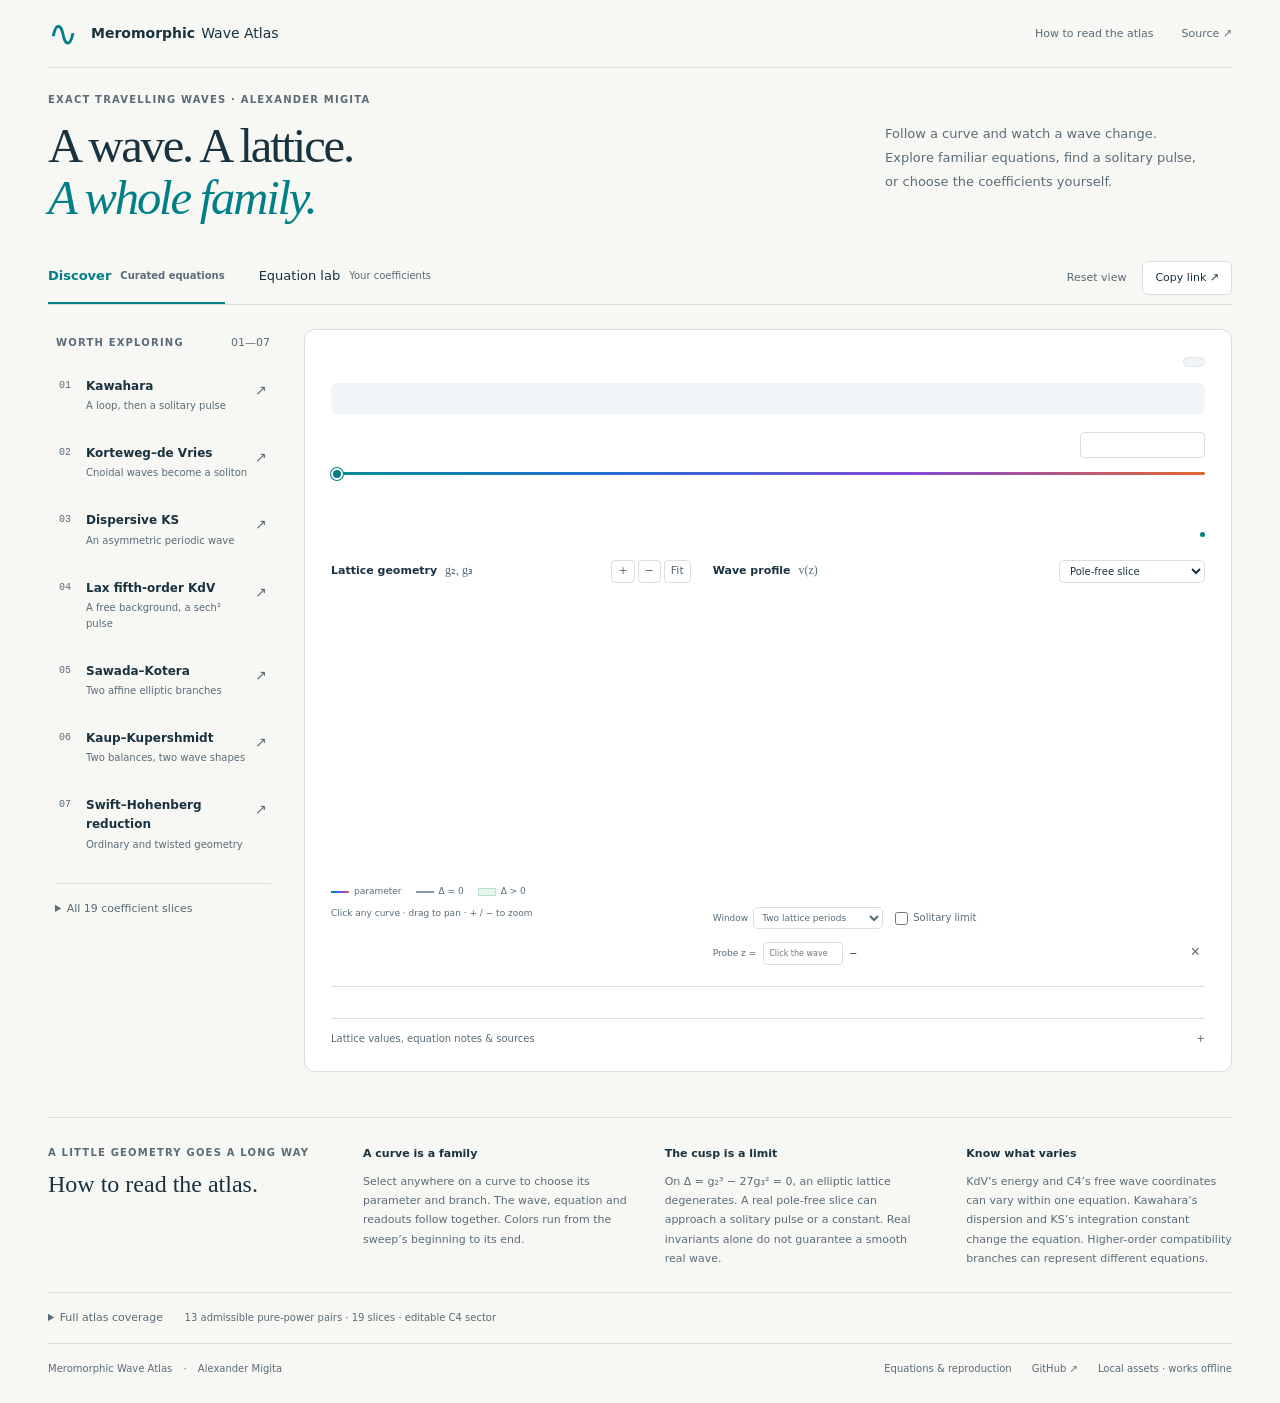
<file: gallery_template.html>
<!doctype html>
<html lang="en">
  <head>
    <meta charset="utf-8" />
    <meta name="viewport" content="width=device-width, initial-scale=1" />
    <title>Meromorphic Wave Atlas · exact waves, living geometry</title>
    <meta
      name="description"
      content="Explore Kawahara, KdV, dispersive KS and other exact travelling waves. Follow elliptic waves into solitary pulses, select any lattice curve, or build your own equation."
    />
    <meta name="theme-color" content="#f7f7f4" />
    <link rel="stylesheet" href="atlas.css?v=4" />
  </head>
  <body>
    <a class="skip-link" href="#explorer">Skip to the explorer</a>
    <main>
      <header class="site-header">
        <a class="wordmark" href="#" id="home-link"
          ><span class="brand-mark" aria-hidden="true">∿</span> Meromorphic
          <span>Wave Atlas</span></a
        >
        <nav aria-label="Resources">
          <a href="#guide">How to read the atlas</a
          ><a href="https://github.com/migita/meromorphic-wave-atlas"
            >Source ↗</a
          >
        </nav>
      </header>
      <section class="masthead">
        <div>
          <div class="eyebrow">Exact travelling waves · Alexander Migita</div>
          <h1>A wave. A lattice.<br /><em>A whole family.</em></h1>
        </div>
        <p>
          Follow a curve and watch a wave change. <br />Explore familiar
          equations, find a solitary pulse, <br class="desktop-break" />or
          choose the coefficients yourself.
        </p>
      </section>
      <div class="modebar">
        <div class="mode-tabs" role="tablist" aria-label="Ways to explore">
          <button
            id="discover-tab"
            role="tab"
            aria-selected="true"
            aria-controls="discover-panel"
          >
            Discover <span>Curated equations</span></button
          ><button
            id="lab-tab"
            role="tab"
            aria-selected="false"
            aria-controls="lab-panel"
            tabindex="-1"
          >
            Equation lab <span>Your coefficients</span>
          </button>
        </div>
        <div class="scene-actions">
          <button id="reset-scene" class="quiet-button">Reset view</button
          ><button id="share-scene" class="outline-button">Copy link ↗</button
          ><span id="share-status" class="sr-only" role="status"></span>
        </div>
      </div>
      <div class="workspace">
        <aside class="sidebar" aria-label="Choose an equation">
          <section
            id="discover-panel"
            role="tabpanel"
            aria-labelledby="discover-tab"
          >
            <div class="sidebar-heading">
              <span class="eyebrow">Worth exploring</span
              ><span class="fine">01—07</span>
            </div>
            <div id="cases" class="case-list"></div>
            <details class="all-families">
              <summary>All 19 coefficient slices</summary>
              <label for="family">Full pure-power atlas</label
              ><select id="family"></select>
              <p class="fine">
                Ordinary waves and finite characters through order six.
              </p>
            </details>
          </section>
          <section
            id="lab-panel"
            role="tabpanel"
            aria-labelledby="lab-tab"
            hidden
          >
            <div class="eyebrow">Make an equation</div>
            <h2 class="sidebar-title">Choose the terms.</h2>
            <p class="fine">
              Start from a supported template. Zero coefficients remove a term;
              the leading derivative stays monic.
            </p>
            <label for="lab-family">Equation template</label
            ><select id="lab-family">
              <option value="c4">C4 · cubic and derivative terms</option>
              <option value="n2_p4_kawahara">
                Kawahara · quadratic, even derivatives
              </option>
              <option value="n2_p3_ks">
                Dispersive KS · compatible elliptic slice
              </option>
              <option value="n2_p2_kdv">
                KdV · conservative energy family
              </option>
            </select>
            <div id="lab-slice">
              <p class="fine" id="lab-constraint"></p>
              <div id="lab-coefficients" class="fixed-coefficients"></div>
              <p class="fine">
                Edit the highlighted coordinate below the equation. The
                remaining coefficients are fixed by this template.
              </p>
            </div>
            <section id="c4-controls" class="c4-panel" hidden>
              <label for="c4-preset">Start with a core</label
              ><select id="c4-preset"></select>
              <div class="coefficient-fields">
                <label
                  ><span>A <small>v v″</small></span
                  ><input
                    id="c4-A"
                    type="text"
                    inputmode="decimal"
                    aria-label="A, coefficient of v v double prime" /></label
                ><label
                  ><span>B <small>(v′)²</small></span
                  ><input
                    id="c4-B"
                    type="text"
                    inputmode="decimal"
                    aria-label="B, coefficient of v prime squared" /></label
                ><label
                  ><span>C <small>v³</small></span
                  ><input
                    id="c4-C"
                    type="text"
                    inputmode="decimal"
                    aria-label="C, coefficient of v cubed" /></label
                ><label
                  ><span>a₂ <small>v″</small></span
                  ><input
                    id="c4-a2"
                    type="text"
                    inputmode="decimal"
                    aria-label="a2, coefficient of v double prime" /></label
                ><label
                  ><span>a₀ <small>v</small></span
                  ><input
                    id="c4-a0"
                    type="text"
                    inputmode="decimal"
                    aria-label="a0, coefficient of v" /></label
                ><label
                  ><span>a₀₀ <small>constant</small></span
                  ><input
                    id="c4-a00"
                    type="text"
                    inputmode="decimal"
                    aria-label="a00, additive constant"
                /></label>
              </div>
              <p class="fine">Fractions such as 20/3 are accepted.</p>
              <label for="c4-sweep">Coordinate to sweep</label
              ><select id="c4-sweep"></select>
              <div class="range-fields">
                <label
                  >From<input
                    id="c4-min"
                    type="text"
                    inputmode="decimal" /></label
                ><label
                  >To<input id="c4-max" type="text" inputmode="decimal"
                /></label>
              </div>
              <p class="fine" id="c4-free-title">
                This equation has free wave coordinates.
              </p>
              <div class="c4-free">
                <label id="c4-field-beta"
                  >β · background<input
                    id="c4-beta"
                    type="text"
                    inputmode="decimal" /></label
                ><label id="c4-field-g2"
                  >g₂ · invariant<input
                    id="c4-g2"
                    type="text"
                    inputmode="decimal" /></label
                ><label id="c4-field-g3"
                  >g₃ · invariant<input
                    id="c4-g3"
                    type="text"
                    inputmode="decimal"
                /></label>
              </div>
              <label class="check-label"
                ><input id="c4-focus" type="checkbox" /> Focus selected
                branch</label
              >
              <p id="c4-error" class="input-error" role="status"></p>
              <p class="fine">
                Constructed sector: v = α℘ + β. Odd derivative terms are zero.
                Other elliptic sectors are outside this constructor.
              </p>
            </section>
          </section>
        </aside>
        <section class="explorer" id="explorer" aria-labelledby="currentTitle">
          <div class="explorer-heading">
            <div>
              <div id="case-kicker" class="eyebrow"></div>
              <h2 id="currentTitle"></h2>
            </div>
            <div class="badge" id="badge"></div>
          </div>
          <p id="case-description" class="case-description"></p>
          <div class="equation-block">
            <div class="equation" id="equation"></div>
            <span id="equation-context" class="fine"></span>
          </div>
          <div class="parameter-control">
            <div class="parameter-heading">
              <label for="position" id="paramLabel"></label>
              <div class="parameter-entry">
                <input
                  id="parameter-input"
                  type="text"
                  inputmode="decimal"
                  aria-label="Set the parameter, fractions accepted"
                /><output
                  for="position"
                  id="paramValue"
                  class="sr-only"
                ></output>
              </div>
            </div>
            <input
              type="range"
              id="position"
              min="0"
              value="0"
              aria-describedby="count parameter-status"
            />
            <div class="range-labels">
              <span id="parameter-min"></span
              ><span id="parameter-status" role="status"></span
              ><span id="parameter-max"></span>
            </div>
          </div>
          <div class="shortcuts" id="shortcuts"></div>
          <div class="plot-tools">
            <div
              id="branch-choices"
              class="branch-choices"
              role="group"
              aria-label="Select a wave branch"
            ></div>
            <span id="wave-status" class="wave-status"></span>
          </div>
          <div class="plots">
            <section class="plot-section lattice-section">
              <div class="plothead">
                <h3>Lattice geometry <span>g₂, g₃</span></h3>
                <div class="zoom-tools" role="group" aria-label="Lattice zoom">
                  <button id="zoom-in" aria-label="Zoom in">+</button
                  ><button id="zoom-out" aria-label="Zoom out">−</button
                  ><button id="zoom-fit">Fit</button>
                </div>
              </div>
              <div class="plotwrap" id="lattice-wrap">
                <canvas
                  id="plot"
                  tabindex="0"
                  aria-label="Interactive lattice curve. Click to select a wave, drag to pan, plus or minus to zoom. Arrow keys change parameter or branch."
                ></canvas
                ><span class="hover-dot" id="lattice-dot" hidden></span>
                <div class="plot-tooltip" id="lattice-tooltip" hidden></div>
              </div>
              <div class="legend">
                <span><i class="swatch locus"></i>parameter</span
                ><span><i class="swatch cusp"></i>Δ = 0</span
                ><span><i class="swatch oval"></i>Δ &gt; 0</span>
              </div>
              <p class="plot-hint">
                Click any curve · drag to pan · + / − to zoom
              </p>
            </section>
            <section class="plot-section wave-section">
              <div class="plothead">
                <h3>Wave profile <span id="wave-variable">v(z)</span></h3>
                <select id="profileMode" aria-label="Solution slice">
                  <option value="regular">Pole-free slice</option>
                  <option value="axis">Meromorphic real axis</option>
                </select>
              </div>
              <div class="plotwrap" id="wave-wrap">
                <canvas
                  id="wave"
                  tabindex="0"
                  aria-label="Interactive wave profile. Click to pin a value, or use the coordinate input below."
                ></canvas
                ><span class="crosshair" id="wave-crosshair" hidden></span
                ><span class="hover-dot" id="wave-dot" hidden></span>
                <div class="plot-tooltip" id="wave-tooltip" hidden></div>
              </div>
              <div class="legend" id="waveLegend"></div>
              <div class="wave-controls">
                <label
                  >Window<select id="window-mode">
                    <option value="auto">Two lattice periods</option>
                    <option value="fixed">Common spatial scale</option>
                  </select></label
                ><label id="span-field" hidden
                  >Width<input
                    id="window-span"
                    type="text"
                    inputmode="decimal"
                    value="60" /></label
                ><label class="check-label" id="pulse-reference-field"
                  ><input id="pulse-reference" type="checkbox" /> Solitary
                  limit</label
                >
              </div>
              <div class="probe">
                <label for="probe-input">Probe z =</label
                ><input
                  id="probe-input"
                  type="text"
                  inputmode="decimal"
                  placeholder="Click the wave"
                /><output id="probe-value" aria-live="polite">—</output
                ><button
                  id="probe-clear"
                  class="quiet-button"
                  aria-label="Clear pinned wave value"
                >
                  ×
                </button>
              </div>
            </section>
          </div>
          <div class="stats" id="profileStats"></div>
          <p class="profile-note" id="profileNote" aria-live="polite"></p>
          <section
            class="journey"
            id="pulse-journey"
            hidden
            aria-label="Kawahara solitary pulse limit"
          >
            <div class="journey-heading">
              <div>
                <span class="eyebrow">Follow the limit</span>
                <h3>A periodic train becomes one pulse.</h3>
              </div>
              <button
                id="journey-play"
                class="outline-button"
                aria-pressed="false"
              >
                Play transition
              </button>
            </div>
            <label for="journey-position" class="sr-only"
              >Separation along the Kawahara pulse limit</label
            ><input id="journey-position" type="range" min="0" value="0" />
            <div class="journey-labels">
              <span>Periodic train</span><span id="journey-value"></span
              ><span>Solitary pulse</span>
            </div>
            <p class="fine" id="journey-note">
              A common spatial scale makes the separating pulses visible. The
              orange curve is the exact solitary limit.
            </p>
          </section>
          <p class="count" id="count" aria-live="polite"></p>
          <details class="math-details">
            <summary>
              Lattice values, equation notes &amp; sources
              <span aria-hidden="true">+</span>
            </summary>
            <div class="readout">
              <div id="points"></div>
              <div class="notes" id="notes"></div>
            </div>
            <div id="case-sources" class="source-links"></div>
            <div class="verification-links">
              <span
                >Exact identities checked · profiles evaluated numerically</span
              ><a href="data/verification.json">Algebra record ↗</a
              ><a href="data/profile_checks.json">Profile checks ↗</a
              ><button id="download-wave" class="text-button">Wave CSV ↓</button
              ><button id="download-sweep" class="text-button">
                Lattice CSV ↓
              </button>
            </div>
          </details>
        </section>
      </div>
      <section class="guide" id="guide">
        <div>
          <div class="eyebrow">A little geometry goes a long way</div>
          <h2>How to read the atlas.</h2>
        </div>
        <div>
          <h3>A curve is a family</h3>
          <p>
            Select anywhere on a curve to choose its parameter and branch. The
            wave, equation and readouts follow together. Colors run from the
            sweep’s beginning to its end.
          </p>
        </div>
        <div>
          <h3>The cusp is a limit</h3>
          <p>
            On Δ = g₂³ − 27g₃² = 0, an elliptic lattice degenerates. A real
            pole-free slice can approach a solitary pulse or a constant. Real
            invariants alone do not guarantee a smooth real wave.
          </p>
        </div>
        <div>
          <h3>Know what varies</h3>
          <p>
            KdV’s energy and C4’s free wave coordinates can vary within one
            equation. Kawahara’s dispersion and KS’s integration constant change
            the equation. Higher-order compatibility branches can represent
            different equations.
          </p>
        </div>
      </section>
      <details class="coverage-details">
        <summary>
          Full atlas coverage
          <span
            >13 admissible pure-power pairs · 19 slices · editable C4
            sector</span
          >
        </summary>
        <div class="coverage">
          <div>
            <p class="fine">
              Click a pole order to explore. A dash means the necessary integral
              pole balance q = p/(n − 1) fails.
            </p>
            <table id="coverage" aria-label="Coverage of all n,p pairs"></table>
          </div>
          <p class="fine">
            The lattice is the full twisted period lattice Γ. A character of
            order d gives d poles in an ordinary period cell. Counts use the
            declared sector and normalization. C4 displays affine-℘
            representatives; multiple-pole and genus-two sectors are outside it.
            The plots describe travelling profiles, with no stability claim.
          </p>
        </div>
      </details>
      <footer>
        <span
          >Meromorphic Wave Atlas <span class="footer-dot">·</span> Alexander
          Migita</span
        >
        <div>
          <a href="README.md">Equations &amp; reproduction</a
          ><a href="https://github.com/migita/meromorphic-wave-atlas"
            >GitHub ↗</a
          ><span>Local assets · works offline</span>
        </div>
      </footer>
    </main>
    <script src="wave_math.js?v=3"></script>
    <script src="c4_math.js?v=1"></script>
    <script>
      const ATLAS = __ATLAS_DATA__;
      const JOURNEY = __JOURNEY_DATA__;
    </script>
    <script src="atlas_cases.js?v=3"></script>
    <script src="atlas_plot.js?v=4"></script>
    <script src="c4_ui.js?v=3"></script>
    <script src="atlas_ui.js?v=4"></script>
  </body>
</html>
</file>
<file: atlas.css>
:root {
  color-scheme: light;
  --paper: #f7f7f4;
  --panel: #ffffff;
  --ink: #18323f;
  --muted: #596c78;
  --line: #d7dfe2;
  --teal: #007f88;
  --soft: #e0f4f2;
  --orange: #d95f2b;
  --violet: #8052d6;
  --parameter-gradient: linear-gradient(
    90deg,
    #008b95,
    #2a6cd9,
    #8449d6,
    #e26730
  );
  --serif: Georgia, "Times New Roman", serif;
  --sans: system-ui, -apple-system, "Segoe UI", sans-serif;
  --mono: ui-monospace, Consolas, monospace;
}
* {
  box-sizing: border-box;
}
html {
  scroll-behavior: smooth;
  scroll-padding-top: 24px;
}
[hidden] {
  display: none !important;
}
body {
  margin: 0;
  background: var(--paper);
  color: var(--ink);
  font: 14px/1.6 var(--sans);
}
button,
input,
select {
  font: inherit;
  color: inherit;
}
button {
  cursor: pointer;
}
button:disabled {
  opacity: 0.45;
  cursor: default;
}
a {
  color: var(--teal);
  text-underline-offset: 4px;
}
:focus-visible {
  outline: 2px solid var(--teal);
  outline-offset: 3px;
}
.sr-only {
  position: absolute;
  width: 1px;
  height: 1px;
  padding: 0;
  margin: -1px;
  overflow: hidden;
  clip: rect(0, 0, 0, 0);
  white-space: nowrap;
  border: 0;
}
.skip-link {
  position: fixed;
  top: -100px;
  left: 20px;
  background: var(--panel);
  padding: 12px;
  z-index: 20;
}
.skip-link:focus {
  top: 10px;
}
main {
  max-width: 1512px;
  margin: auto;
  padding: 0 48px 26px;
}
h1,
h2,
h3,
p {
  margin: 0;
}
h2,
h3 {
  font-weight: 500;
}
.eyebrow {
  font-size: 10px;
  letter-spacing: 0.12em;
  text-transform: uppercase;
  color: var(--muted);
  font-weight: 600;
}
.fine {
  font-size: 11px;
  line-height: 1.65;
  color: var(--muted);
}
.site-header {
  height: 80px;
  display: flex;
  align-items: center;
  justify-content: space-between;
  border-bottom: 1px solid var(--line);
  gap: 20px;
}
.wordmark {
  display: flex;
  align-items: center;
  gap: 6px;
  color: var(--ink);
  font-size: 14px;
  font-weight: 600;
  text-decoration: none;
  white-space: nowrap;
}
.wordmark > span:last-child {
  font-weight: 400;
}
.brand-mark {
  font: 36px/1 var(--serif);
  color: var(--teal);
  margin-right: 7px;
}
.site-header nav {
  display: flex;
  gap: 28px;
}
.site-header nav a {
  font-size: 11px;
  color: var(--muted);
  text-decoration: none;
}
.site-header nav a:hover {
  color: var(--teal);
}
.masthead {
  display: flex;
  justify-content: space-between;
  align-items: center;
  gap: 36px;
  padding: 38px 0 34px;
}
.masthead h1 {
  font: 400 clamp(36px, 4.1vw, 58px) / 1.07 var(--serif);
  letter-spacing: -0.045em;
  margin-top: 12px;
}
.masthead h1 em {
  font-weight: 400;
  color: var(--teal);
}
.masthead > p {
  font-size: 13px;
  line-height: 1.85;
  color: var(--muted);
  padding-right: 36px;
}
.modebar {
  display: flex;
  justify-content: space-between;
  align-items: center;
  border-bottom: 1px solid var(--line);
  gap: 14px;
}
.mode-tabs {
  display: flex;
  gap: 34px;
}
.mode-tabs button {
  display: flex;
  gap: 9px;
  align-items: center;
  background: none;
  border: 0;
  border-bottom: 2px solid transparent;
  padding: 14px 0 15px;
  font-size: 13px;
}
.mode-tabs button span {
  color: var(--muted);
  font-size: 10px;
}
.mode-tabs button[aria-selected="true"] {
  border-color: var(--teal);
  color: var(--teal);
  font-weight: 600;
}
.scene-actions {
  display: flex;
  gap: 16px;
  align-items: center;
}
.outline-button {
  background: var(--panel);
  border: 1px solid var(--line);
  border-radius: 6px;
  padding: 7px 12px;
  font-size: 11px;
  white-space: nowrap;
}
.outline-button:hover {
  background: var(--soft);
  border-color: #80c6c8;
}
.quiet-button {
  background: none;
  border: 0;
  color: var(--muted);
  font-size: 11px;
  padding: 6px 0;
}
.quiet-button:hover {
  color: var(--teal);
}
.workspace {
  display: grid;
  grid-template-columns: 230px minmax(0, 1fr);
  gap: 26px;
  align-items: start;
  margin-top: 24px;
}
.sidebar {
  min-width: 0;
}
.sidebar-heading {
  display: flex;
  align-items: center;
  justify-content: space-between;
  padding: 5px 8px 12px;
}
.case-list {
  display: flex;
  flex-direction: column;
  gap: 4px;
}
.case-card {
  display: grid;
  grid-template-columns: 22px minmax(0, 1fr) 12px;
  gap: 5px;
  text-align: left;
  width: 100%;
  padding: 12px 10px;
  border: 1px solid transparent;
  border-radius: 7px;
  background: transparent;
}
.case-card:hover {
  background: #edf2f4;
}
.case-card[aria-pressed="true"] {
  background: var(--soft);
  border-color: #8bcbd0;
}
.case-number {
  color: var(--muted);
  font: 10px var(--mono);
  padding-top: 3px;
}
.case-title {
  display: block;
  font-size: 12px;
  font-weight: 600;
}
.case-caption {
  display: block;
  color: var(--muted);
  font-size: 10px;
  line-height: 1.6;
  margin-top: 2px;
}
.case-arrow {
  color: var(--muted);
  padding-top: 2px;
}
.case-card[aria-pressed="true"] .case-arrow,
.case-card[aria-pressed="true"] .case-title {
  color: var(--teal);
}
.all-families {
  border-top: 1px solid var(--line);
  margin: 17px 7px 0;
  padding-top: 16px;
}
.all-families summary {
  font-size: 11px;
  color: var(--muted);
  cursor: pointer;
  margin-bottom: 12px;
}
.all-families label,
#lab-panel > label {
  display: block;
  font-size: 11px;
  color: var(--muted);
  margin: 12px 0 6px;
}
.all-families p {
  margin-top: 9px;
}
select {
  background: var(--panel);
  border: 1px solid var(--line);
  border-radius: 5px;
  padding: 8px;
  min-width: 0;
  max-width: 100%;
  font-size: 11px;
}
#family,
#lab-family {
  width: 100%;
}
.sidebar-title {
  font: 25px var(--serif);
  margin: 7px 0 12px;
}
#lab-panel > .fine {
  margin: 8px 0;
}
.fixed-coefficients {
  font: 11px/1.7 var(--mono);
  padding: 10px;
  border: 1px solid var(--line);
  border-radius: 5px;
  margin: 12px 0;
}
.fixed-coefficients span {
  display: block;
}
.fixed-coefficients .active {
  color: var(--teal);
}
#lab-slice > p {
  margin: 10px 0;
}
.c4-panel {
  margin-top: 18px;
  border-top: 1px solid var(--line);
  padding-top: 14px;
}
.c4-panel > label {
  display: block;
  font-size: 11px;
  color: var(--muted);
  margin: 8px 0 5px;
}
.c4-panel > select {
  width: 100%;
}
.coefficient-fields {
  display: flex;
  flex-direction: column;
  gap: 6px;
  margin: 15px 0 10px;
}
.coefficient-fields > label {
  display: flex;
  align-items: center;
  justify-content: space-between;
  gap: 10px;
  font: 12px var(--mono);
}
.coefficient-fields small {
  font: 10px var(--sans);
  color: var(--muted);
  margin-left: 5px;
}
.coefficient-fields input {
  width: 85px;
  text-align: right;
}
.coefficient-fields input,
.range-fields input,
.c4-free input {
  min-width: 0;
  padding: 6px 8px;
  background: var(--panel);
  border: 1px solid var(--line);
  border-radius: 4px;
  font: 11px var(--mono);
}
.range-fields {
  display: grid;
  grid-template-columns: 1fr 1fr;
  gap: 12px;
  margin: 12px 0;
}
.range-fields label,
.c4-free label {
  font-size: 10px;
  color: var(--muted);
}
.range-fields input,
.c4-free input {
  display: block;
  width: 100%;
  margin-top: 4px;
}
.c4-free {
  display: grid;
  grid-template-columns: 1fr 1fr;
  gap: 10px;
  margin: 9px 0 14px;
}
.input-error {
  font-size: 11px;
  color: #a24d39;
  margin: 9px 0;
}
.check-label {
  display: flex !important;
  flex-direction: row !important;
  align-items: center;
  gap: 6px;
  font-size: 10px !important;
  white-space: nowrap;
}
.check-label input {
  accent-color: var(--teal);
  margin: 0;
  width: 13px;
  height: 13px;
}
.explorer {
  min-width: 0;
  background: var(--panel);
  border: 1px solid var(--line);
  border-radius: 11px;
  padding: 24px 26px 12px;
  box-shadow: 0 4px 20px #18323f03;
}
.explorer-heading {
  display: flex;
  justify-content: space-between;
  align-items: start;
  gap: 16px;
}
.explorer-heading h2 {
  font: 30px/1.2 var(--serif);
  letter-spacing: -0.025em;
  margin-top: 7px;
}
.badge {
  font-size: 10px;
  color: var(--muted);
  background: #f0f4f6;
  border: 1px solid #dfe7ec;
  border-radius: 15px;
  padding: 4px 10px;
  margin-top: 3px;
  white-space: nowrap;
}
.case-description {
  color: var(--muted);
  font-size: 12px;
  margin-top: 10px;
  max-width: 740px;
}
.equation-block {
  display: flex;
  flex-direction: column;
  gap: 5px;
  padding: 13px 16px;
  background: #f0f5f7;
  border-radius: 6px;
  margin: 16px 0 18px;
}
.equation {
  font: 13px/1.6 var(--mono);
  overflow-wrap: anywhere;
}
.equation-block .fine {
  font-size: 10px;
}
.parameter-heading {
  display: flex;
  align-items: center;
  justify-content: space-between;
  gap: 16px;
  margin-bottom: 5px;
}
.parameter-heading > label {
  font-size: 11px;
  font-weight: 500;
}
.parameter-entry input {
  background: none;
  border: 1px solid var(--line);
  border-radius: 4px;
  padding: 5px 8px;
  width: 125px;
  text-align: right;
  font: 12px var(--mono);
}
input[type="range"] {
  appearance: none;
  width: 100%;
  height: 22px;
  background: none;
  accent-color: var(--teal);
  margin: 0;
  cursor: pointer;
}
input[type="range"]::-webkit-slider-runnable-track {
  height: 3px;
  background: var(--parameter-gradient);
  border-radius: 5px;
}
input[type="range"]::-moz-range-track {
  height: 3px;
  background: var(--parameter-gradient);
  border-radius: 5px;
}
input[type="range"]::-webkit-slider-thumb {
  appearance: none;
  width: 12px;
  height: 12px;
  border: 2px solid var(--panel);
  box-shadow: 0 0 0 1px var(--teal);
  border-radius: 50%;
  background: var(--teal);
  margin-top: -4.5px;
}
input[type="range"]::-moz-range-thumb {
  width: 9px;
  height: 9px;
  border: 2px solid var(--panel);
  border-radius: 50%;
  background: var(--teal);
  box-shadow: 0 0 0 1px var(--teal);
}
.range-labels,
.journey-labels {
  display: flex;
  justify-content: space-between;
  color: var(--muted);
  font: 10px var(--mono);
  gap: 10px;
}
.range-labels #parameter-status {
  text-align: center;
  font: 10px var(--sans);
}
.shortcuts {
  display: flex;
  flex-wrap: wrap;
  gap: 6px;
  margin-top: 13px;
}
.shortcuts button {
  font-size: 10px;
  border: 1px solid var(--line);
  border-radius: 15px;
  background: transparent;
  color: var(--muted);
  padding: 5px 10px;
}
.shortcuts button:hover,
.shortcuts button[aria-pressed="true"] {
  background: var(--soft);
  border-color: #80c6c8;
  color: var(--teal);
}
.journey {
  margin-top: 17px;
  padding: 13px 15px;
  background: #eef8f6;
  border: 1px solid #c9e7e2;
  border-radius: 7px;
}
.journey-heading {
  display: flex;
  align-items: center;
  justify-content: space-between;
  gap: 16px;
  margin-bottom: 6px;
}
.journey-heading .eyebrow {
  font-size: 9px;
}
.journey-heading h3 {
  font: 17px var(--serif);
  margin-top: 3px;
}
.journey .outline-button {
  font-size: 10px;
  padding: 6px 10px;
}
.journey-labels {
  font: 10px var(--sans);
}
.journey p {
  font-size: 10px;
  margin-top: 7px;
}
.plot-tools {
  display: flex;
  align-items: center;
  justify-content: space-between;
  gap: 12px;
  margin: 18px 0 3px;
  min-height: 25px;
}
.branch-choices {
  display: flex;
  flex-wrap: wrap;
  gap: 7px;
}
.branch-choices button {
  background: none;
  border: 1px solid var(--line);
  border-radius: 14px;
  color: var(--muted);
  font-size: 10px;
  padding: 4px 10px;
}
.branch-choices button[aria-pressed="true"] {
  background: var(--ink);
  border-color: var(--ink);
  color: var(--panel);
}
.wave-status {
  font-size: 10px;
  color: var(--teal);
  display: flex;
  align-items: center;
  gap: 6px;
  white-space: nowrap;
}
.wave-status:before {
  content: "";
  width: 5px;
  height: 5px;
  background: currentColor;
  border-radius: 50%;
  flex: none;
}
.wave-status.singular {
  color: #b84e23;
}
.plots {
  display: grid;
  grid-template-columns: minmax(0, 0.95fr) minmax(0, 1.3fr);
  gap: 22px;
  margin-top: 9px;
}
.plot-section {
  min-width: 0;
}
.plothead {
  display: flex;
  justify-content: space-between;
  align-items: center;
  gap: 8px;
  min-height: 30px;
}
.plothead h3 {
  font-size: 11px;
  font-weight: 600;
}
.plothead h3 span {
  font: 12px var(--serif);
  color: var(--muted);
  margin-left: 4px;
}
.plothead select {
  font-size: 10px;
  padding: 4px 6px;
  max-width: 158px;
}
.zoom-tools {
  display: flex;
  gap: 3px;
}
.zoom-tools button {
  background: none;
  border: 1px solid var(--line);
  border-radius: 4px;
  height: 23px;
  min-width: 23px;
  padding: 0 6px;
  font-size: 11px;
  color: var(--muted);
}
.zoom-tools button:hover {
  background: var(--soft);
  color: var(--teal);
}
.plotwrap {
  position: relative;
  overflow: hidden;
  min-width: 0;
}
canvas {
  display: block;
  width: 100%;
  height: 290px;
  margin: 4px 0;
  outline-offset: -3px;
  touch-action: pan-y;
}
#plot {
  touch-action: none;
}
.legend {
  display: flex;
  gap: 14px;
  flex-wrap: wrap;
  font-size: 9px;
  color: var(--muted);
  min-height: 15px;
}
.swatch {
  display: inline-block;
  width: 18px;
  height: 2px;
  margin-right: 5px;
  vertical-align: middle;
  background: var(--teal);
}
.swatch.locus {
  background: var(--parameter-gradient);
}
.swatch.cusp {
  background: #839aa4;
}
.swatch.oval {
  height: 8px;
  background: #e5f6ee;
  border: 1px solid #b9e0cf;
}
.swatch.imag {
  background: var(--violet);
}
.swatch.reference {
  background: var(--orange);
}
.swatch.mean {
  background: #8298a1;
}
.plot-hint {
  font-size: 9px;
  color: var(--muted);
  margin-top: 7px;
}
.plot-tooltip {
  position: absolute;
  z-index: 3;
  pointer-events: none;
  background: #18323ff5;
  border-radius: 6px;
  color: var(--panel);
  padding: 9px 12px;
  font: 10px/1.65 var(--mono);
  box-shadow: 0 3px 12px #18323f20;
  max-width: 210px;
  white-space: nowrap;
}
.plot-tooltip .tooltip-label {
  font: 9px var(--sans);
  opacity: 0.65;
  display: block;
  margin-bottom: 4px;
}
.hover-dot {
  position: absolute;
  width: 9px;
  height: 9px;
  border: 2px solid var(--panel);
  background: var(--teal);
  box-shadow: 0 0 0 1px var(--teal);
  border-radius: 50%;
  pointer-events: none;
  transform: translate(-50%, -50%);
  z-index: 2;
}
.crosshair {
  position: absolute;
  width: 1px;
  background: #007f8855;
  pointer-events: none;
}
.wave-controls {
  display: flex;
  flex-wrap: wrap;
  gap: 12px;
  align-items: center;
  margin-top: 8px;
}
.wave-controls > label {
  display: flex;
  align-items: center;
  gap: 5px;
  font-size: 9px;
  color: var(--muted);
}
.wave-controls select {
  font-size: 9px;
  padding: 4px;
  max-width: 148px;
}
.wave-controls input[type="text"] {
  width: 47px;
  padding: 4px;
  font: 10px var(--mono);
  border: 1px solid var(--line);
  background: none;
  border-radius: 4px;
  text-align: right;
}
.probe {
  display: flex;
  align-items: center;
  gap: 7px;
  font: 10px var(--mono);
  margin-top: 11px;
  min-height: 26px;
}
.probe label {
  font: 9px var(--sans);
  color: var(--muted);
  white-space: nowrap;
}
.probe input {
  min-width: 0;
  width: 80px;
  padding: 5px;
  background: none;
  border: 1px solid var(--line);
  border-radius: 4px;
  font: 10px var(--mono);
}
.probe input::placeholder {
  font: 8px var(--sans);
}
.probe output {
  font-size: 10px;
  overflow-wrap: anywhere;
}
.probe .quiet-button {
  margin-left: auto;
  padding: 3px 5px;
  font-size: 16px;
}
.stats {
  display: flex;
  gap: 30px;
  flex-wrap: wrap;
  margin-top: 20px;
  padding-top: 15px;
  border-top: 1px solid var(--line);
}
.stats span {
  display: block;
  font-size: 9px;
  color: var(--muted);
  margin-bottom: 3px;
}
.stats strong {
  font: 18px var(--serif);
  font-variant-numeric: tabular-nums;
}
.profile-note {
  font-size: 10px;
  color: var(--muted);
  line-height: 1.7;
  margin-top: 12px;
}
.count {
  font-size: 10px;
  color: var(--teal);
  margin: 7px 0 16px;
}
.math-details {
  border-top: 1px solid var(--line);
}
.math-details > summary {
  display: flex;
  align-items: center;
  justify-content: space-between;
  font-size: 10px;
  cursor: pointer;
  list-style: none;
  padding: 12px 0;
  color: var(--muted);
}
.math-details summary::-webkit-details-marker {
  display: none;
}
.math-details[open] > summary > span {
  transform: rotate(45deg);
}
.readout {
  display: grid;
  grid-template-columns: 1fr 1.2fr;
  gap: 25px;
  margin-bottom: 14px;
  min-width: 0;
}
#points {
  overflow-x: auto;
}
.notes p {
  font-size: 10px;
  color: var(--muted);
  margin: 0 0 8px;
}
.notes a,
.source-links a {
  font-size: 10px;
}
.source-links {
  display: flex;
  flex-wrap: wrap;
  gap: 15px;
  margin: 13px 0;
}
.verification-links {
  display: flex;
  flex-wrap: wrap;
  gap: 14px;
  align-items: center;
  font-size: 9px;
  color: var(--muted);
  border-top: 1px solid var(--line);
  padding: 12px 0 5px;
}
.verification-links > span {
  width: 100%;
}
.text-button {
  font: inherit;
  background: none;
  border: 0;
  padding: 0;
  color: var(--teal);
  text-decoration: underline;
  text-underline-offset: 4px;
}
.notes .text-button {
  font-size: 10px;
}
table {
  border-collapse: collapse;
  width: 100%;
  font-size: 10px;
}
th,
td {
  padding: 7px 6px;
  border-bottom: 1px solid var(--line);
  text-align: right;
  font-variant-numeric: tabular-nums;
}
th:first-child,
td:first-child {
  text-align: left;
}
button.point {
  font: inherit;
  background: none;
  border: 0;
  padding: 0;
  color: var(--teal);
  text-decoration: underline;
  text-underline-offset: 3px;
}
.guide {
  display: grid;
  grid-template-columns: 1.05fr repeat(3, 1fr);
  gap: 36px;
  margin-top: 45px;
  border-top: 1px solid var(--line);
  padding: 27px 0 24px;
}
.guide h2 {
  font: 24px/1.25 var(--serif);
  margin-top: 8px;
}
.guide h3 {
  font-size: 11px;
  font-weight: 600;
  margin-bottom: 9px;
}
.guide p {
  font-size: 11px;
  color: var(--muted);
  line-height: 1.75;
}
.coverage-details {
  border-top: 1px solid var(--line);
  padding: 16px 0;
}
.coverage-details summary {
  font-size: 11px;
  cursor: pointer;
  color: var(--muted);
}
.coverage-details summary > span {
  font-size: 10px;
  margin-left: 18px;
}
.coverage {
  display: grid;
  grid-template-columns: 1fr 1fr;
  gap: 60px;
  margin: 16px 0;
}
.coverage p {
  margin-bottom: 10px;
}
.coverage td,
.coverage th {
  text-align: center;
}
.coverage td.yes {
  background: var(--soft);
}
.coverage button {
  border: 0;
  background: none;
  color: var(--teal);
  text-decoration: underline;
}
footer {
  display: flex;
  align-items: center;
  justify-content: space-between;
  gap: 16px;
  border-top: 1px solid var(--line);
  padding-top: 17px;
  color: var(--muted);
  font-size: 10px;
}
footer > div {
  display: flex;
  gap: 20px;
  flex-wrap: wrap;
}
footer a {
  color: var(--muted);
  text-decoration: none;
}
.footer-dot {
  padding: 0 8px;
}
.site-header {
  height: 68px;
}
.masthead {
  padding: 24px 0 28px;
}
.masthead h1 {
  font-size: clamp(36px, 3.8vw, 52px);
}
@media (min-width: 1600px) {
  canvas {
    height: 340px;
  }
  .masthead {
    padding: 42px 0;
  }
  .explorer {
    padding: 28px 30px 15px;
  }
  .plots {
    gap: 30px;
  }
}
@media (max-width: 1150px) {
  main {
    padding: 0 28px 22px;
  }
  .workspace {
    grid-template-columns: 195px minmax(0, 1fr);
    gap: 18px;
  }
  .explorer {
    padding: 20px 18px 10px;
  }
  .plots {
    grid-template-columns: 1fr 1.2fr;
    gap: 12px;
  }
  canvas {
    height: 270px;
  }
  .badge {
    font-size: 9px;
    padding: 3px 7px;
  }
  .stats {
    gap: 22px;
  }
  .guide {
    gap: 22px;
  }
  .masthead > p {
    padding-right: 0;
  }
  .case-title {
    font-size: 11px;
  }
  .case-card {
    padding: 11px 8px;
  }
}
@media (max-width: 900px) {
  .workspace {
    grid-template-columns: 1fr;
  }
  .sidebar-heading {
    display: none;
  }
  .case-list {
    display: grid;
    grid-template-columns: repeat(4, minmax(0, 1fr));
    gap: 5px;
  }
  .case-card {
    grid-template-columns: 17px minmax(0, 1fr);
    padding: 10px 8px;
    background: #edf2f4;
  }
  .case-arrow {
    display: none;
  }
  .case-caption {
    font-size: 9px;
  }
  .all-families {
    margin: 12px 0 0;
    padding-top: 9px;
  }
  .all-families summary {
    margin-bottom: 8px;
  }
  .all-families select {
    max-width: 350px;
  }
  .all-families label,
  .all-families p {
    display: inline-block;
    margin-right: 10px;
  }
  #lab-panel {
    display: grid;
    grid-template-columns: 200px minmax(0, 1fr);
    column-gap: 24px;
  }
  .sidebar-title,
  #lab-panel > .eyebrow,
  #lab-panel > .fine,
  #lab-panel > label,
  #lab-family {
    grid-column: 1;
  }
  #lab-slice,
  .c4-panel {
    grid-column: 2;
    grid-row: 1 / span 6;
    margin-top: 0;
  }
  .coefficient-fields {
    display: grid;
    grid-template-columns: 1fr 1fr;
    gap: 8px 18px;
  }
  .range-fields {
    max-width: 260px;
  }
  .c4-free {
    grid-template-columns: repeat(3, 1fr);
  }
  .explorer {
    padding: 22px 24px 10px;
  }
  .guide {
    grid-template-columns: repeat(3, 1fr);
  }
  .guide > div:first-child {
    grid-column: 1 / -1;
  }
  .masthead h1 {
    font-size: 44px;
  }
  .masthead > p {
    font-size: 12px;
  }
  canvas {
    height: 300px;
  }
  .coverage-details summary > span {
    display: block;
    margin: 5px 0 0 15px;
  }
  footer {
    align-items: start;
  }
}
@media (max-width: 600px) {
  html {
    scroll-padding-top: 12px;
  }
  main {
    padding: 0 14px 22px;
  }
  .site-header {
    height: 62px;
  }
  .wordmark {
    font-size: 11px;
    gap: 4px;
  }
  .brand-mark {
    font-size: 29px;
    margin-right: 3px;
  }
  .site-header nav {
    gap: 10px;
  }
  .site-header nav a {
    font-size: 9px;
  }
  .site-header nav a:first-child {
    display: none;
  }
  .masthead {
    padding: 26px 0 24px;
    display: block;
  }
  .masthead h1 {
    font-size: 42px;
  }
  .masthead > p {
    font-size: 11px;
    line-height: 1.7;
    margin-top: 16px;
  }
  .desktop-break,
  .masthead > p br {
    display: none;
  }
  .modebar {
    align-items: end;
    gap: 6px;
  }
  .mode-tabs {
    gap: 22px;
  }
  .mode-tabs button {
    font-size: 12px;
    padding: 12px 0;
  }
  .mode-tabs button span {
    display: none;
  }
  .scene-actions {
    gap: 10px;
    padding-bottom: 9px;
  }
  .scene-actions .quiet-button {
    display: none;
  }
  .scene-actions .outline-button {
    font-size: 9px;
    padding: 5px 8px;
  }
  .workspace {
    margin-top: 14px;
    gap: 15px;
  }
  .case-list {
    display: flex;
    flex-direction: row;
    overflow-x: auto;
    scroll-snap-type: x proximity;
    padding-bottom: 7px;
  }
  .case-card {
    flex: 0 0 161px;
    scroll-snap-align: start;
    min-height: 60px;
  }
  .all-families {
    margin-top: 5px;
  }
  .all-families .fine {
    display: block;
    margin: 6px 0;
  }
  .explorer {
    padding: 19px 14px 9px;
    border-radius: 8px;
  }
  .explorer-heading {
    gap: 8px;
    flex-wrap: wrap;
  }
  .explorer-heading h2 {
    font-size: 27px;
  }
  .case-description {
    font-size: 11px;
  }
  .equation-block {
    padding: 11px;
    margin: 13px 0 15px;
  }
  .equation {
    font-size: 11px;
  }
  .equation-block .fine {
    font-size: 9px;
  }
  .parameter-heading > label {
    font-size: 10px;
  }
  .parameter-entry input {
    width: 103px;
    font-size: 11px;
  }
  .shortcuts button {
    font-size: 9px;
    padding: 5px 8px;
  }
  .journey {
    padding: 10px;
    margin-top: 13px;
  }
  .journey-heading {
    gap: 9px;
  }
  .journey-heading h3 {
    font-size: 15px;
    max-width: 190px;
  }
  .journey .outline-button {
    font-size: 9px;
    padding: 6px 8px;
  }
  .journey p,
  .journey-labels {
    font-size: 9px;
  }
  .plots {
    grid-template-columns: 1fr;
    gap: 18px;
    margin-top: 12px;
  }
  canvas {
    height: 278px;
  }
  .plot-tools {
    flex-wrap: wrap;
    margin-top: 15px;
  }
  .wave-status {
    font-size: 9px;
  }
  .stats {
    gap: 20px;
    margin-top: 18px;
  }
  .stats strong {
    font-size: 17px;
  }
  .readout {
    grid-template-columns: 1fr;
  }
  .guide {
    grid-template-columns: 1fr;
    gap: 19px;
    margin-top: 28px;
    padding-top: 21px;
  }
  .guide > div:first-child {
    grid-column: 1;
  }
  .guide h2 {
    font-size: 25px;
  }
  .coverage {
    grid-template-columns: 1fr;
    gap: 16px;
  }
  .coverage-details summary > span {
    font-size: 9px;
  }
  footer {
    font-size: 9px;
    flex-direction: column;
    gap: 9px;
  }
  footer > div {
    gap: 13px;
  }
  #lab-panel {
    display: block;
  }
  .c4-panel {
    margin-top: 16px;
  }
  .coefficient-fields {
    grid-template-columns: 1fr 1fr;
    gap: 9px 18px;
  }
  .coefficient-fields input {
    width: 70px;
  }
  .c4-free {
    grid-template-columns: repeat(3, 1fr);
  }
  .wave-controls {
    gap: 10px;
  }
  .plot-tooltip {
    font-size: 9px;
    padding: 7px 9px;
  }
}
@media (prefers-reduced-motion: reduce) {
  html {
    scroll-behavior: auto;
  }
}
</file>
